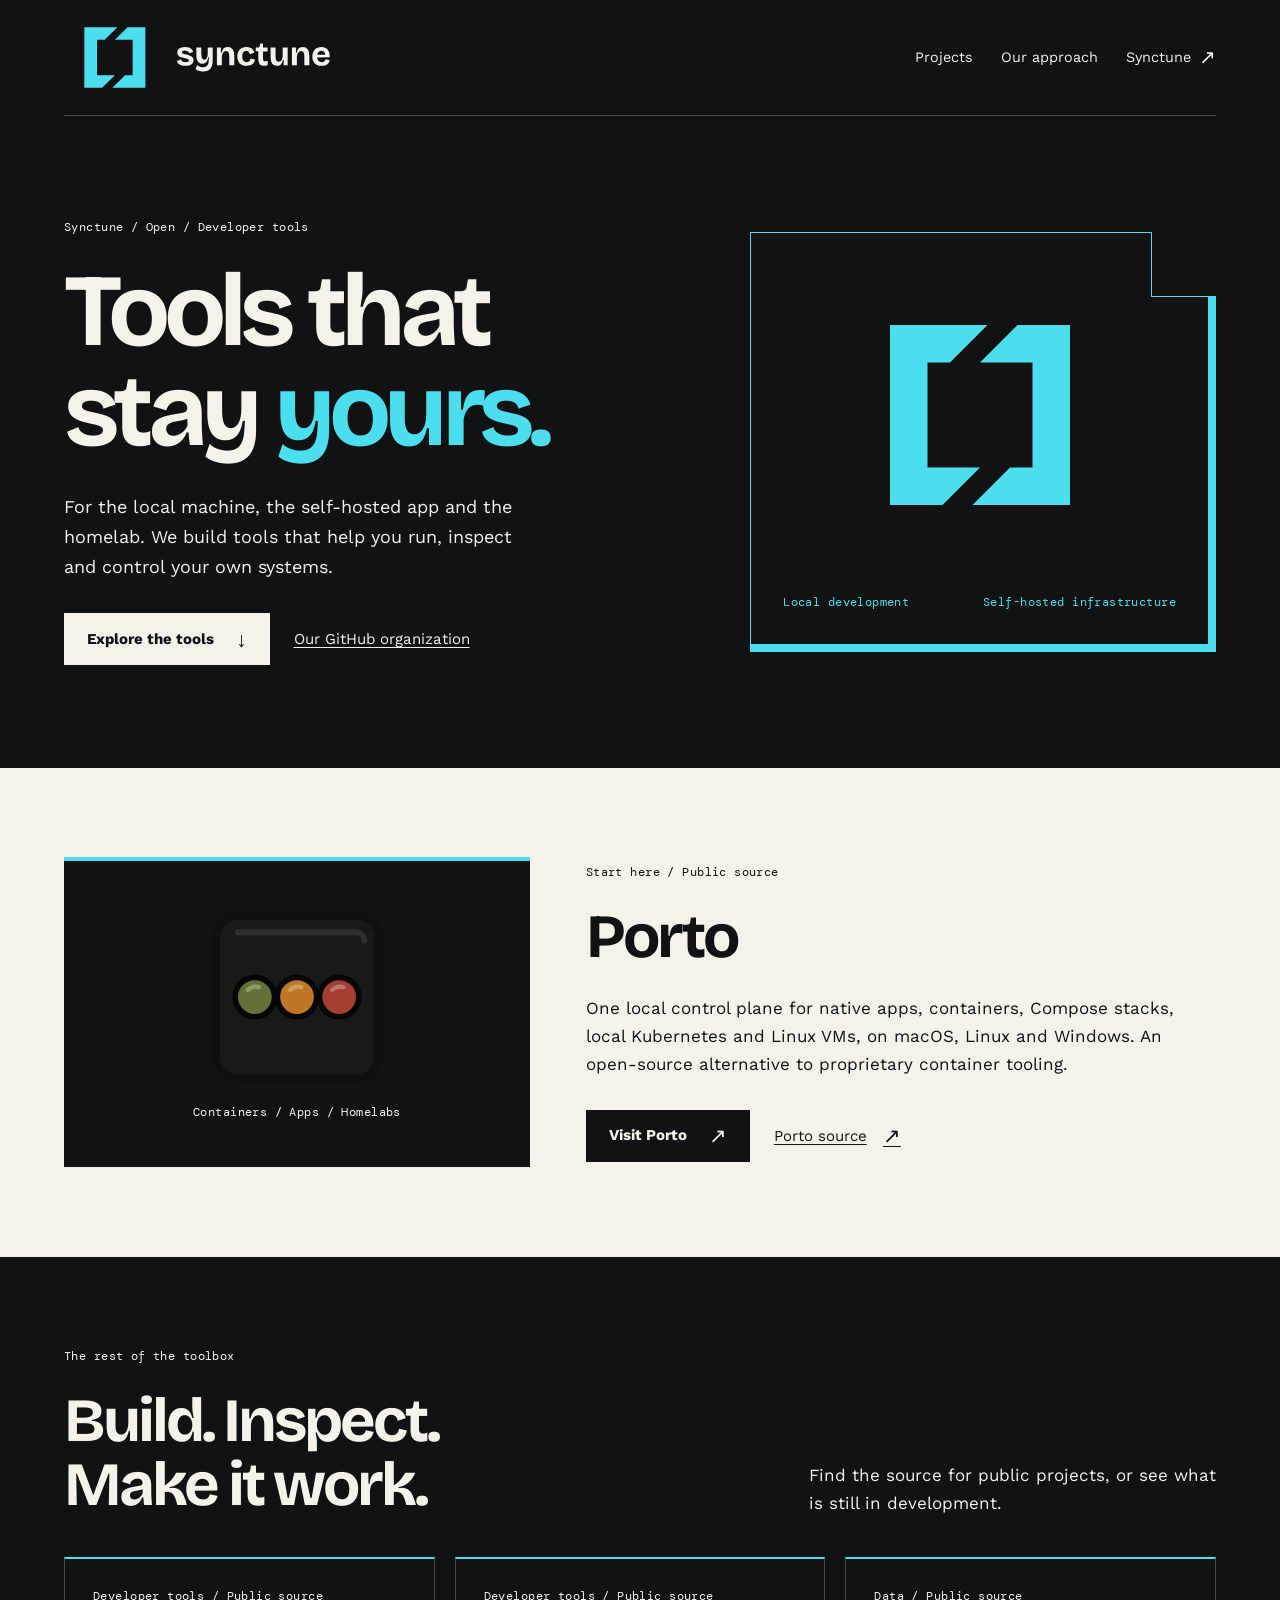
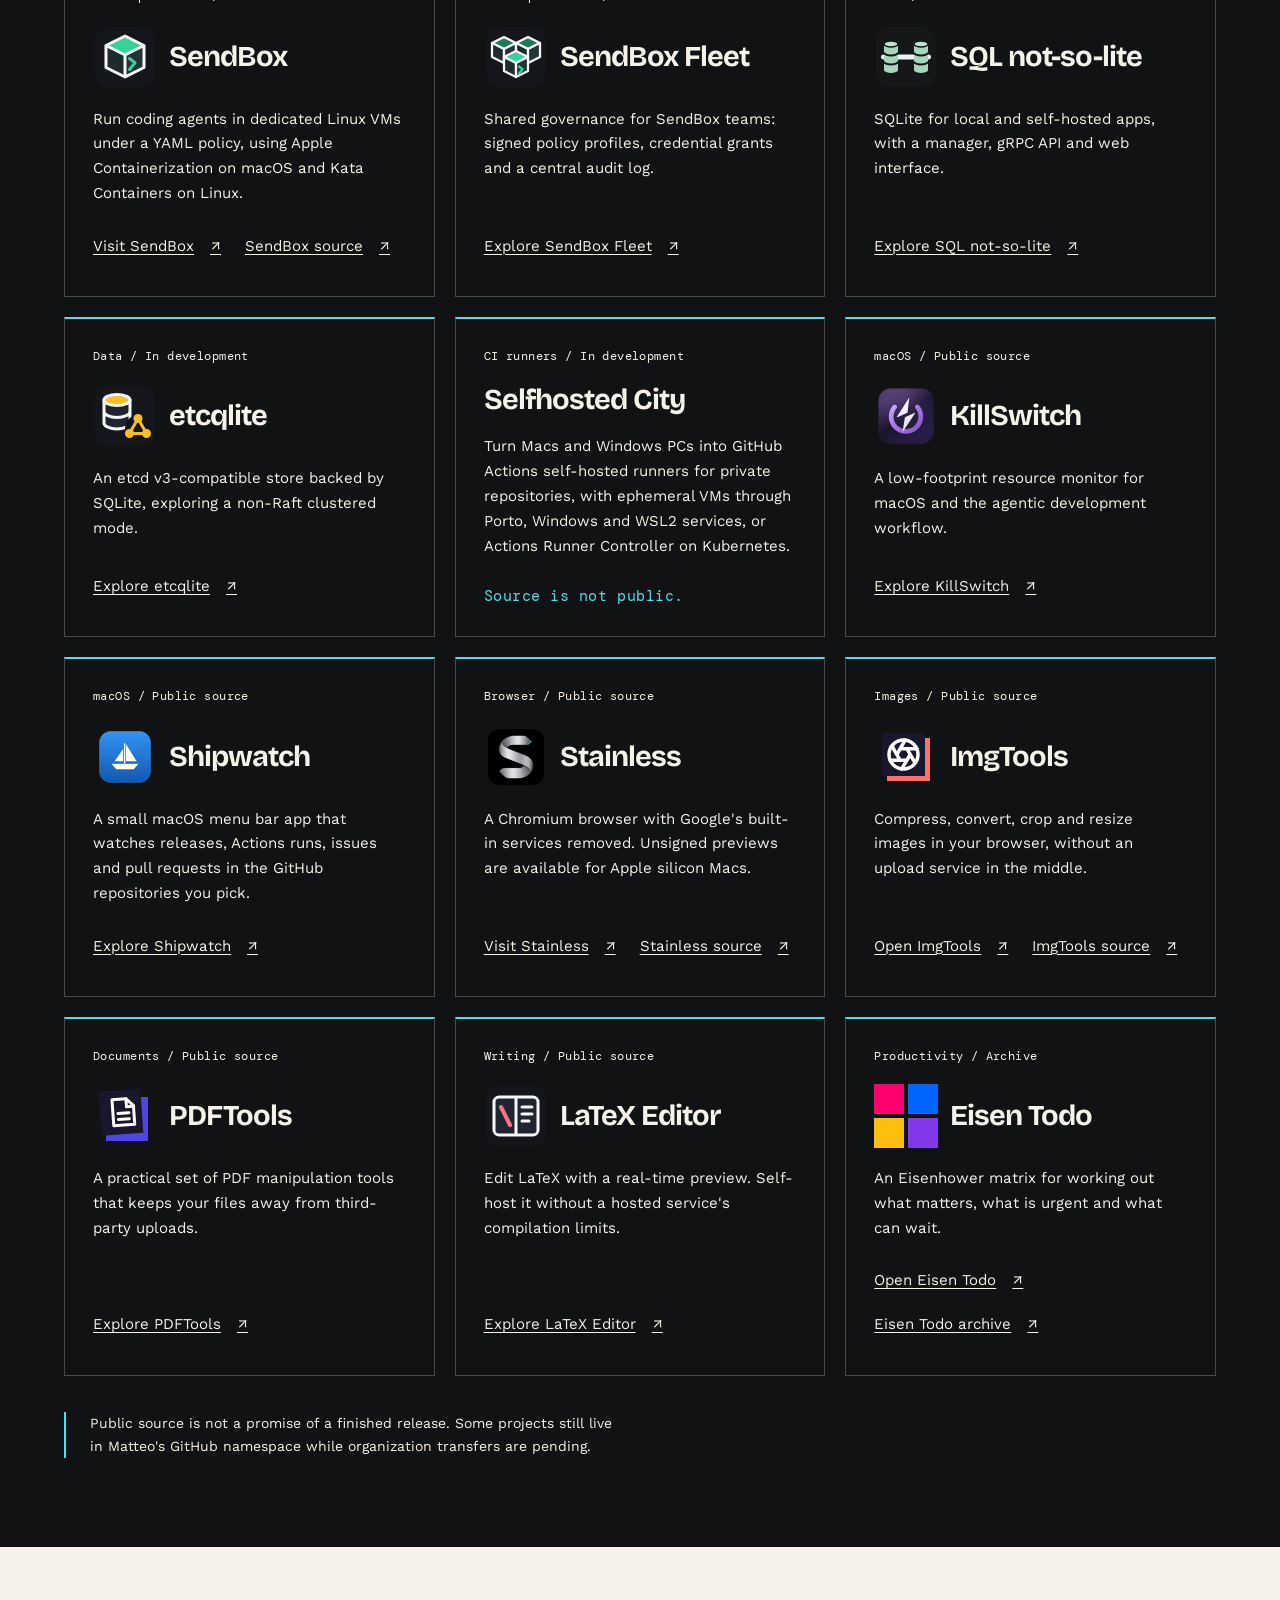
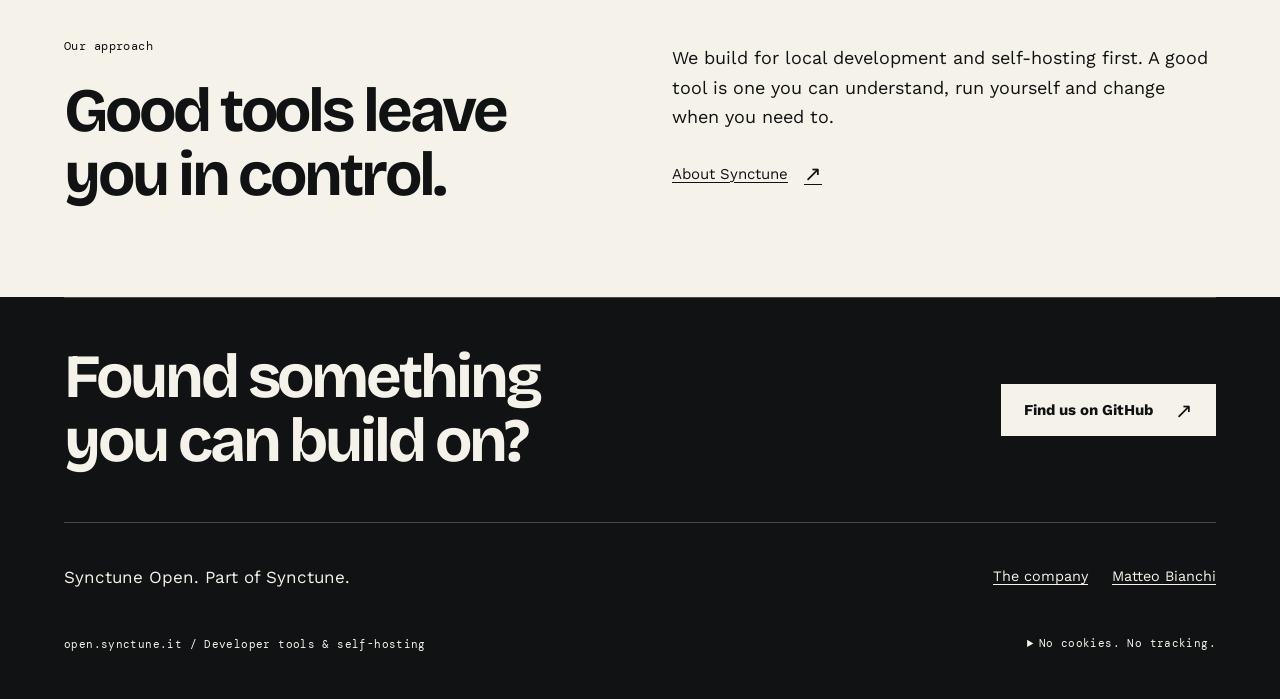
<file: index.html>
<!doctype html>
<html lang="en">
<head>
  <meta charset="utf-8">
  <meta name="viewport" content="width=device-width, initial-scale=1">
  <meta name="description" content="Synctune Open builds developer tools and self-hosted software. Explore Porto, SendBox, Shipwatch, KillSwitch and the rest of the projects.">
  <meta name="theme-color" content="#111214">
  <meta property="og:type" content="website">
  <meta property="og:title" content="Synctune Open | Tools that stay yours">
  <meta property="og:description" content="Developer tools, local workflows and self-hosted infrastructure. A branch of Synctune.">
  <meta property="og:url" content="https://open.synctune.it/">
  <meta property="og:image" content="https://open.synctune.it/assets/social.png">
  <meta property="og:image:alt" content="Synctune Open's cyan Release gate symbol and wordmark.">
  <link rel="canonical" href="https://open.synctune.it/">
  <link rel="icon" href="assets/favicon.svg" type="image/svg+xml">
  <link rel="apple-touch-icon" href="assets/apple-touch-icon.png">
  <link rel="stylesheet" href="assets/styles.css">
  <link rel="stylesheet" href="assets/brand.css">
  <link rel="preload" href="assets/fonts/BricolageGrotesque-Bold.ttf" as="font" type="font/ttf" crossorigin>
  <title>Synctune Open | Tools that stay yours</title>
</head>
<body>
  <a class="skip-link" href="#main">Skip to content</a>
  <header class="site-header wrap">
    <a class="brand" href="./"><img src="assets/logo.svg" alt="Synctune Open home" width="881" height="320"></a>
    <nav class="site-nav" aria-label="Main navigation"><a href="#projects">Projects</a><a href="#approach">Our approach</a><a href="https://synctune.it">Synctune <span class="arrow" aria-hidden="true">&#8599;</span></a></nav>
  </header>
  <main id="main" tabindex="-1">
    <section class="branch-hero wrap" aria-labelledby="hero-title">
      <div class="hero-copy">
        <p class="eyebrow">Synctune / Open / Developer tools</p>
        <h1 id="hero-title">Tools that<br>stay <span class="accent">yours.</span></h1>
        <p>For the local machine, the self-hosted app and the homelab. We build tools that help you run, inspect and control your own systems.</p>
        <div class="actions"><a class="button" href="#projects">Explore the tools <span class="arrow" aria-hidden="true">&#8595;</span></a><a class="text-link" href="https://github.com/synctune-open">Our GitHub organization</a></div>
      </div>
      <div class="hero-art gate" aria-hidden="true">
        <img src="assets/symbol.svg" alt="" width="320" height="320">
        <div class="art-caption"><span>Local development</span><span>Self-hosted infrastructure</span></div>
      </div>
    </section>
    <section id="projects" class="section light" aria-labelledby="porto-title">
      <div class="feature wrap">
        <div class="feature-art" aria-hidden="true"><img src="assets/projects/porto.svg" alt="" width="64" height="64"><p class="meta">Containers / Apps / Homelabs</p></div>
        <div class="feature-copy"><p class="eyebrow">Start here / Public source</p><h2 id="porto-title">Porto</h2><p>One local control plane for native apps, containers, Compose stacks, local Kubernetes and Linux VMs, on macOS, Linux and Windows. An open-source alternative to proprietary container tooling.</p><div class="actions"><a class="button" href="https://porto.synctune.it">Visit Porto <span class="arrow" aria-hidden="true">&#8599;</span></a><a class="text-link" href="https://github.com/porto-containers/porto">Porto source <span class="arrow" aria-hidden="true">&#8599;</span></a></div></div>
      </div>
    </section>
    <section class="section wrap" aria-labelledby="tools-title">
      <div class="section-heading"><div><p class="eyebrow">The rest of the toolbox</p><h2 id="tools-title">Build. Inspect.<br>Make it work.</h2></div><p>Find the source for public projects, or see what is still in development.</p></div>
      <div class="cards">
        <article class="card"><p class="meta">Developer tools / Public source</p><div class="project-title"><img src="assets/projects/sendbox.svg" alt="" width="64" height="64" loading="lazy"><h3>SendBox</h3></div><p>Run coding agents in dedicated Linux VMs under a YAML policy, using Apple Containerization on macOS and Kata Containers on Linux.</p><div class="card-links"><a class="text-link" href="https://sendbox.synctune.it">Visit SendBox <span aria-hidden="true">&#8599;</span></a><a class="text-link" href="https://github.com/sendbox-dev/sendbox">SendBox source <span aria-hidden="true">&#8599;</span></a></div></article>
        <article class="card"><p class="meta">Developer tools / Public source</p><div class="project-title"><img src="assets/projects/sendbox-fleet.svg" alt="" width="64" height="64" loading="lazy"><h3>SendBox Fleet</h3></div><p>Shared governance for SendBox teams: signed policy profiles, credential grants and a central audit log.</p><a class="text-link" href="https://github.com/sendbox-dev/sendbox-fleet">Explore SendBox Fleet <span aria-hidden="true">&#8599;</span></a></article>
        <article class="card"><p class="meta">Data / Public source</p><div class="project-title"><img src="assets/projects/sql-not-so-lite.svg" alt="" width="64" height="64" loading="lazy"><h3>SQL not-so-lite</h3></div><p>SQLite for local and self-hosted apps, with a manager, gRPC API and web interface.</p><a class="text-link" href="https://github.com/mbianchidev/sql-not-so-lite">Explore SQL not-so-lite <span aria-hidden="true">&#8599;</span></a></article>
        <article class="card"><p class="meta">Data / In development</p><div class="project-title"><img src="assets/projects/etcqlite.svg" alt="" width="64" height="64" loading="lazy"><h3>etcqlite</h3></div><p>An etcd v3-compatible store backed by SQLite, exploring a non-Raft clustered mode.</p><a class="text-link" href="https://github.com/mbianchidev/etcqlite">Explore etcqlite <span aria-hidden="true">&#8599;</span></a></article>
        <article class="card"><p class="meta">CI runners / In development</p><h3>Selfhosted City</h3><p>Turn Macs and Windows PCs into GitHub Actions self-hosted runners for private repositories, with ephemeral VMs through Porto, Windows and WSL2 services, or Actions Runner Controller on Kubernetes.</p><p class="availability">Source is not public.</p></article>
        <article class="card"><p class="meta">macOS / Public source</p><div class="project-title"><img src="assets/projects/kill-switch.png" alt="" width="256" height="256" loading="lazy"><h3>KillSwitch</h3></div><p>A low-footprint resource monitor for macOS and the agentic development workflow.</p><a class="text-link" href="https://github.com/mbianchidev/kill-switch">Explore KillSwitch <span aria-hidden="true">&#8599;</span></a></article>
        <article class="card"><p class="meta">macOS / Public source</p><div class="project-title"><img src="assets/projects/shipwatch.png" alt="" width="256" height="256" loading="lazy"><h3>Shipwatch</h3></div><p>A small macOS menu bar app that watches releases, Actions runs, issues and pull requests in the GitHub repositories you pick.</p><a class="text-link" href="https://github.com/mbianchidev/shipwatch">Explore Shipwatch <span aria-hidden="true">&#8599;</span></a></article>
        <article class="card"><p class="meta">Browser / Public source</p><div class="project-title"><img src="assets/projects/stainless.png" alt="" width="256" height="256" loading="lazy"><h3>Stainless</h3></div><p>A Chromium browser with Google's built-in services removed. Unsigned previews are available for Apple silicon Macs.</p><div class="card-links"><a class="text-link" href="https://stainless.synctune.it">Visit Stainless <span aria-hidden="true">&#8599;</span></a><a class="text-link" href="https://github.com/stainless-browser/stainless">Stainless source <span aria-hidden="true">&#8599;</span></a></div></article>
        <article class="card"><p class="meta">Images / Public source</p><div class="project-title"><img src="assets/projects/img-tools.svg" alt="" width="64" height="64" loading="lazy"><h3>ImgTools</h3></div><p>Compress, convert, crop and resize images in your browser, without an upload service in the middle.</p><div class="card-links"><a class="text-link" href="https://img-tools.mbianchi.dev/">Open ImgTools <span aria-hidden="true">&#8599;</span></a><a class="text-link" href="https://github.com/mbianchidev/img-tools">ImgTools source <span aria-hidden="true">&#8599;</span></a></div></article>
        <article class="card"><p class="meta">Documents / Public source</p><div class="project-title"><img src="assets/projects/pdf-tools.svg" alt="" width="64" height="64" loading="lazy"><h3>PDFTools</h3></div><p>A practical set of PDF manipulation tools that keeps your files away from third-party uploads.</p><a class="text-link" href="https://github.com/mbianchidev/pdf-tools">Explore PDFTools <span aria-hidden="true">&#8599;</span></a></article>
        <article class="card"><p class="meta">Writing / Public source</p><div class="project-title"><img src="assets/projects/latex-editor.svg" alt="" width="64" height="64" loading="lazy"><h3>LaTeX Editor</h3></div><p>Edit LaTeX with a real-time preview. Self-host it without a hosted service's compilation limits.</p><a class="text-link" href="https://github.com/mbianchidev/latex-editor">Explore LaTeX Editor <span aria-hidden="true">&#8599;</span></a></article>
        <article class="card"><p class="meta">Productivity / Archive</p><div class="project-title"><img src="assets/projects/eisen-todo.svg" alt="" width="32" height="32" loading="lazy"><h3>Eisen Todo</h3></div><p>An Eisenhower matrix for working out what matters, what is urgent and what can wait.</p><div class="card-links"><a class="text-link" href="https://mbianchidev.github.io/eisen-todo/">Open Eisen Todo <span aria-hidden="true">&#8599;</span></a><a class="text-link" href="https://github.com/mbianchidev/eisen-todo">Eisen Todo archive <span aria-hidden="true">&#8599;</span></a></div></article>
      </div>
      <p class="note">Public source is not a promise of a finished release. Some projects still live in Matteo's GitHub namespace while organization transfers are pending.</p>
    </section>
    <section id="approach" class="section light" aria-labelledby="approach-title">
      <div class="split wrap"><div><p class="eyebrow">Our approach</p><h2 id="approach-title">Good tools leave<br>you in control.</h2></div><div class="split-copy"><p>We build for local development and self-hosting first. A good tool is one you can understand, run yourself and change when you need to.</p><a class="text-link" href="https://synctune.it">About Synctune <span class="arrow" aria-hidden="true">&#8599;</span></a></div></div>
    </section>
    <div class="contact-band wrap"><h2>Found something<br>you can build on?</h2><a class="button" href="https://github.com/synctune-open">Find us on GitHub <span class="arrow" aria-hidden="true">&#8599;</span></a></div>
  </main>
  <footer class="site-footer wrap">
    <div class="footer-top"><p>Synctune Open. Part of Synctune.</p><nav class="footer-links" aria-label="Footer navigation"><a href="https://synctune.it">The company</a><a href="https://mbianchi.dev">Matteo Bianchi</a></nav></div>
    <div class="footer-bottom"><span>open.synctune.it / Developer tools &amp; self-hosting</span><details class="privacy"><summary>No cookies. No tracking.</summary><p>This page has no analytics, cookies or embedded services. Fonts and artwork are served locally. Hosting providers may process standard request data; external links follow their destination's privacy policy.</p></details></div>
  </footer>
</body>
</html>
</file>
<file: assets/styles.css>
@font-face {
  font-family: "Bricolage Grotesque";
  src: url("fonts/BricolageGrotesque-Bold.ttf") format("truetype");
  font-weight: 700;
  font-style: normal;
  font-display: swap;
}

@font-face {
  font-family: "Work Sans";
  src: url("fonts/WorkSans-Regular.ttf") format("truetype");
  font-weight: 400;
  font-style: normal;
  font-display: swap;
}

@font-face {
  font-family: "Work Sans";
  src: url("fonts/WorkSans-Bold.ttf") format("truetype");
  font-weight: 700;
  font-style: normal;
  font-display: swap;
}

@font-face {
  font-family: "DM Mono";
  src: url("fonts/DMMono-Regular.ttf") format("truetype");
  font-weight: 400;
  font-style: normal;
  font-display: swap;
}

:root {
  color-scheme: dark;
  --ink: #111214;
  --paper: #F5F2E9;
  --rule: rgb(245 242 233 / 25%);
  --gutter: clamp(20px, 5vw, 80px);
  font-family: "Work Sans", sans-serif;
  font-synthesis: none;
  color: var(--paper);
  background: var(--ink);
}

* { box-sizing: border-box; }

html { scroll-padding-top: 24px; }

body {
  margin: 0;
  font-size: 17px;
  line-height: 1.65;
}

::selection {
  color: var(--ink);
  background: var(--signal);
}

a {
  color: inherit;
  text-underline-offset: 0.22em;
  text-decoration-thickness: 1px;
}

:focus-visible {
  outline: 3px solid currentColor;
  outline-offset: 6px;
}

img {
  display: block;
  max-width: 100%;
  height: auto;
}

h1,
h2,
h3,
p,
figure { margin: 0; }

h1,
h2,
h3 {
  font-family: "Bricolage Grotesque", sans-serif;
  font-weight: 700;
  text-wrap: balance;
}

h1 {
  font-size: clamp(3.75rem, 8vw, 7.5rem);
  line-height: 0.98;
  letter-spacing: -0.065em;
}

h2 {
  font-size: clamp(2.4rem, 4.8vw, 4.5rem);
  line-height: 1.04;
  letter-spacing: -0.05em;
}

h3 {
  font-size: 1.8rem;
  line-height: 1.12;
  letter-spacing: -0.035em;
}

p { max-width: 62ch; }
p + p { margin-top: 1rem; }

.wrap {
  width: min(1280px, calc(100% - var(--gutter) * 2));
  margin-inline: auto;
}

.skip-link {
  position: absolute;
  z-index: 10;
  top: 12px;
  left: var(--gutter);
  padding: 12px 20px;
  color: var(--ink);
  background: var(--paper);
  transform: translateY(-160%);
}

.skip-link:focus { transform: none; }

.site-header {
  display: flex;
  justify-content: space-between;
  align-items: center;
  gap: 20px;
  min-height: 116px;
  border-bottom: 1px solid var(--rule);
}

.brand {
  display: block;
  flex: 0 0 auto;
  width: 280px;
}

.site-nav {
  display: flex;
  flex-wrap: wrap;
  align-items: center;
  gap: 8px 28px;
}

.site-nav a,
.footer-links a {
  display: inline-flex;
  align-items: center;
  min-height: 44px;
  font-size: 0.9rem;
}

.site-nav a { gap: 8px; text-decoration: none; }
.site-nav a:hover { color: var(--signal); text-decoration: underline; }

.eyebrow,
.meta,
.art-caption,
.availability,
.footer-bottom {
  font-family: "DM Mono", monospace;
  font-size: 0.75rem;
  font-weight: 400;
  letter-spacing: 0.035em;
  line-height: 1.6;
}

.eyebrow { margin-bottom: 24px; }
.accent { color: var(--signal); }

.branch-hero {
  display: grid;
  grid-template-columns: 1.15fr 0.85fr;
  align-items: center;
  gap: 56px;
  padding-block: clamp(56px, 8vw, 112px);
}

.hero-copy > p:not(.eyebrow) {
  max-width: 44ch;
  margin-top: 30px;
  font-size: 1.125rem;
}

.actions {
  display: flex;
  align-items: center;
  flex-wrap: wrap;
  gap: 12px 24px;
  margin-top: 32px;
}

.button {
  display: inline-flex;
  align-items: center;
  justify-content: center;
  gap: 22px;
  min-height: 52px;
  padding: 12px 22px;
  border: 1px solid var(--paper);
  color: var(--ink);
  background: var(--paper);
  font-size: 0.94rem;
  font-weight: 700;
  line-height: 1.4;
  text-decoration: none;
}

.button:hover {
  border-color: var(--signal);
  background: var(--signal);
}

.light .button {
  border-color: var(--ink);
  color: var(--paper);
  background: var(--ink);
}

.light .button:hover {
  color: var(--ink);
  background: var(--paper);
}

.text-link {
  display: inline-flex;
  align-items: center;
  gap: 16px;
  min-height: 44px;
  font-size: 0.94rem;
}

.arrow {
  display: inline-block;
  flex: 0 0 auto;
  font-family: sans-serif;
  font-size: 1.4em;
  line-height: 1;
}

.hero-art {
  position: relative;
  display: flex;
  flex-direction: column;
  align-items: center;
  justify-content: center;
  min-height: 420px;
  padding: 32px;
  border-block: 1px solid var(--rule);
  isolation: isolate;
}

.hero-art > img {
  z-index: 1;
  width: min(100%, 300px);
}

.art-caption {
  z-index: 1;
  display: flex;
  justify-content: space-between;
  flex-wrap: wrap;
  gap: 12px;
  width: 100%;
  margin-top: 28px;
}

.section { padding-block: clamp(56px, 7vw, 96px); }

.light {
  color-scheme: light;
  --rule: rgb(17 18 20 / 25%);
  color: var(--ink);
  background: var(--paper);
}

.section-heading {
  display: flex;
  align-items: end;
  justify-content: space-between;
  gap: 32px;
  margin-bottom: 40px;
}

.section-heading h2 { max-width: 17ch; }
.section-heading > p { max-width: 37ch; }

.feature {
  display: grid;
  grid-template-columns: 0.85fr 1.15fr;
  align-items: center;
  gap: 56px;
}

.feature-art {
  display: flex;
  flex-direction: column;
  align-items: center;
  justify-content: center;
  min-height: 310px;
  padding: 32px;
  border-top: 4px solid var(--signal);
  color: var(--paper);
  background: var(--ink);
}

.feature-art img { width: 180px; }
.feature-art .meta { margin-top: 16px; }

.feature-type {
  color: var(--signal);
  font-family: "Bricolage Grotesque", sans-serif;
  font-size: clamp(5rem, 12vw, 10rem);
  line-height: 1;
  letter-spacing: -0.07em;
}

.feature-copy h2 { margin-bottom: 24px; }
.feature-copy .meta { margin-bottom: 16px; }

.cards {
  display: grid;
  grid-template-columns: repeat(3, minmax(0, 1fr));
  gap: 20px;
}

.card {
  display: flex;
  flex-direction: column;
  align-items: start;
  gap: 18px;
  min-height: 272px;
  padding: 28px;
  border: 1px solid var(--rule);
  border-top: 2px solid var(--signal);
}

.card h3 { overflow-wrap: anywhere; }

.project-title {
  display: flex;
  align-items: center;
  gap: 12px;
  min-width: 0;
}

.project-title img {
  flex: 0 0 64px;
  width: 64px;
  height: 64px;
  object-fit: contain;
  background: var(--ink);
}

.card p:not(.meta) { font-size: 0.94rem; }
.card > a,
.card > .availability,
.card > .card-links { margin-top: auto; }
.card-links { display: flex; flex-wrap: wrap; column-gap: 24px; }
.availability { padding-top: 8px; color: var(--signal); }
.light .availability { color: var(--ink); }

.split {
  display: grid;
  grid-template-columns: 1fr 1fr;
  gap: 64px;
  align-items: start;
}

.split h2 { max-width: 14ch; }
.split-copy { padding-top: 6px; }
.split-copy > p { font-size: 1.125rem; }
.split-copy .text-link { margin-top: 20px; }

.note {
  margin-top: 36px;
  padding-left: 24px;
  border-left: 2px solid var(--signal);
  font-size: 0.875rem;
}

.service-list {
  display: grid;
  grid-template-columns: 1fr 1fr;
  gap: 0 40px;
  padding: 0;
  margin: 32px 0 0;
  list-style: none;
}

.service-list li {
  padding-block: 18px;
  border-top: 1px solid var(--rule);
}

.service-list strong {
  display: block;
  font-family: "Bricolage Grotesque", sans-serif;
  font-size: 1.25rem;
  line-height: 1.3;
}

.service-list span { display: block; margin-top: 8px; font-size: 0.94rem; }

.contact-band {
  display: flex;
  align-items: center;
  flex-wrap: wrap;
  justify-content: space-between;
  gap: 32px;
  padding-block: 48px;
  border-top: 1px solid var(--rule);
}

.contact-band h2 { max-width: 17ch; }

.site-footer {
  padding-block: 32px;
  border-top: 1px solid var(--rule);
}

.footer-top,
.footer-bottom {
  display: flex;
  flex-wrap: wrap;
  justify-content: space-between;
  align-items: center;
  gap: 16px 32px;
}

.footer-top { margin-bottom: 24px; }
.footer-links { display: flex; flex-wrap: wrap; gap: 4px 24px; }
.footer-bottom { font-size: 0.6875rem; }
.footer-bottom > a { display: inline-flex; align-items: center; min-height: 44px; }

.privacy { max-width: 65ch; }
.privacy summary { cursor: pointer; min-height: 44px; padding-block: 12px; }
.privacy p { margin-block: 8px 20px; font-family: "Work Sans", sans-serif; font-size: 0.875rem; letter-spacing: normal; }

@media (max-width: 1000px) {
  .branch-hero { gap: 32px; }
  h1 { font-size: clamp(3.5rem, 8vw, 6rem); }
  .hero-art { min-height: 350px; padding: 20px; }
  .cards { grid-template-columns: repeat(2, minmax(0, 1fr)); }
  .feature { gap: 32px; }
  .split { gap: 32px; }
}

@media (max-width: 700px) {
  .site-header { flex-direction: column; align-items: start; gap: 0; padding-bottom: 16px; }
  .brand { width: 248px; margin-left: -8px; }
  .site-nav { width: 100%; justify-content: space-between; gap: 8px 16px; }
  .site-nav a { font-size: 0.875rem; }
  .branch-hero { grid-template-columns: 1fr; gap: 44px; }
  h1 { font-size: clamp(3.5rem, 12.5vw, 5.5rem); }
  .hero-art { min-height: 320px; }
  .hero-art > img { width: 220px; }
  .cards,
  .feature,
  .split,
  .service-list { grid-template-columns: 1fr; }
  .section-heading { flex-direction: column; align-items: start; }
  .feature-art { min-height: 260px; }
  .card { min-height: 230px; }
  .contact-band .button { max-width: 100%; }
}

@media (prefers-reduced-motion: no-preference) {
  .button { transition: background-color 160ms ease, border-color 160ms ease; }
}

@media print {
  :root { color-scheme: light; color: #111214; background: white; }
  .site-header, .site-footer, .hero-art { display: none; }
  .branch-hero { display: block; }
  .accent, .availability { color: #111214; }
  .cards { grid-template-columns: 1fr 1fr; }
  .card { break-inside: avoid; border-color: #111214; }
}
</file>
<file: assets/brand.css>
:root { --signal: #4CDEEC; }

.gate {
  border: 1px solid var(--signal);
  border-right-width: 8px;
  border-bottom-width: 8px;
}

.gate::before {
  content: "";
  position: absolute;
  top: -1px;
  right: -8px;
  width: 64px;
  height: 64px;
  border-left: 1px solid var(--signal);
  border-bottom: 1px solid var(--signal);
  background: var(--ink);
}

.gate .art-caption { color: var(--signal); }
</file>
